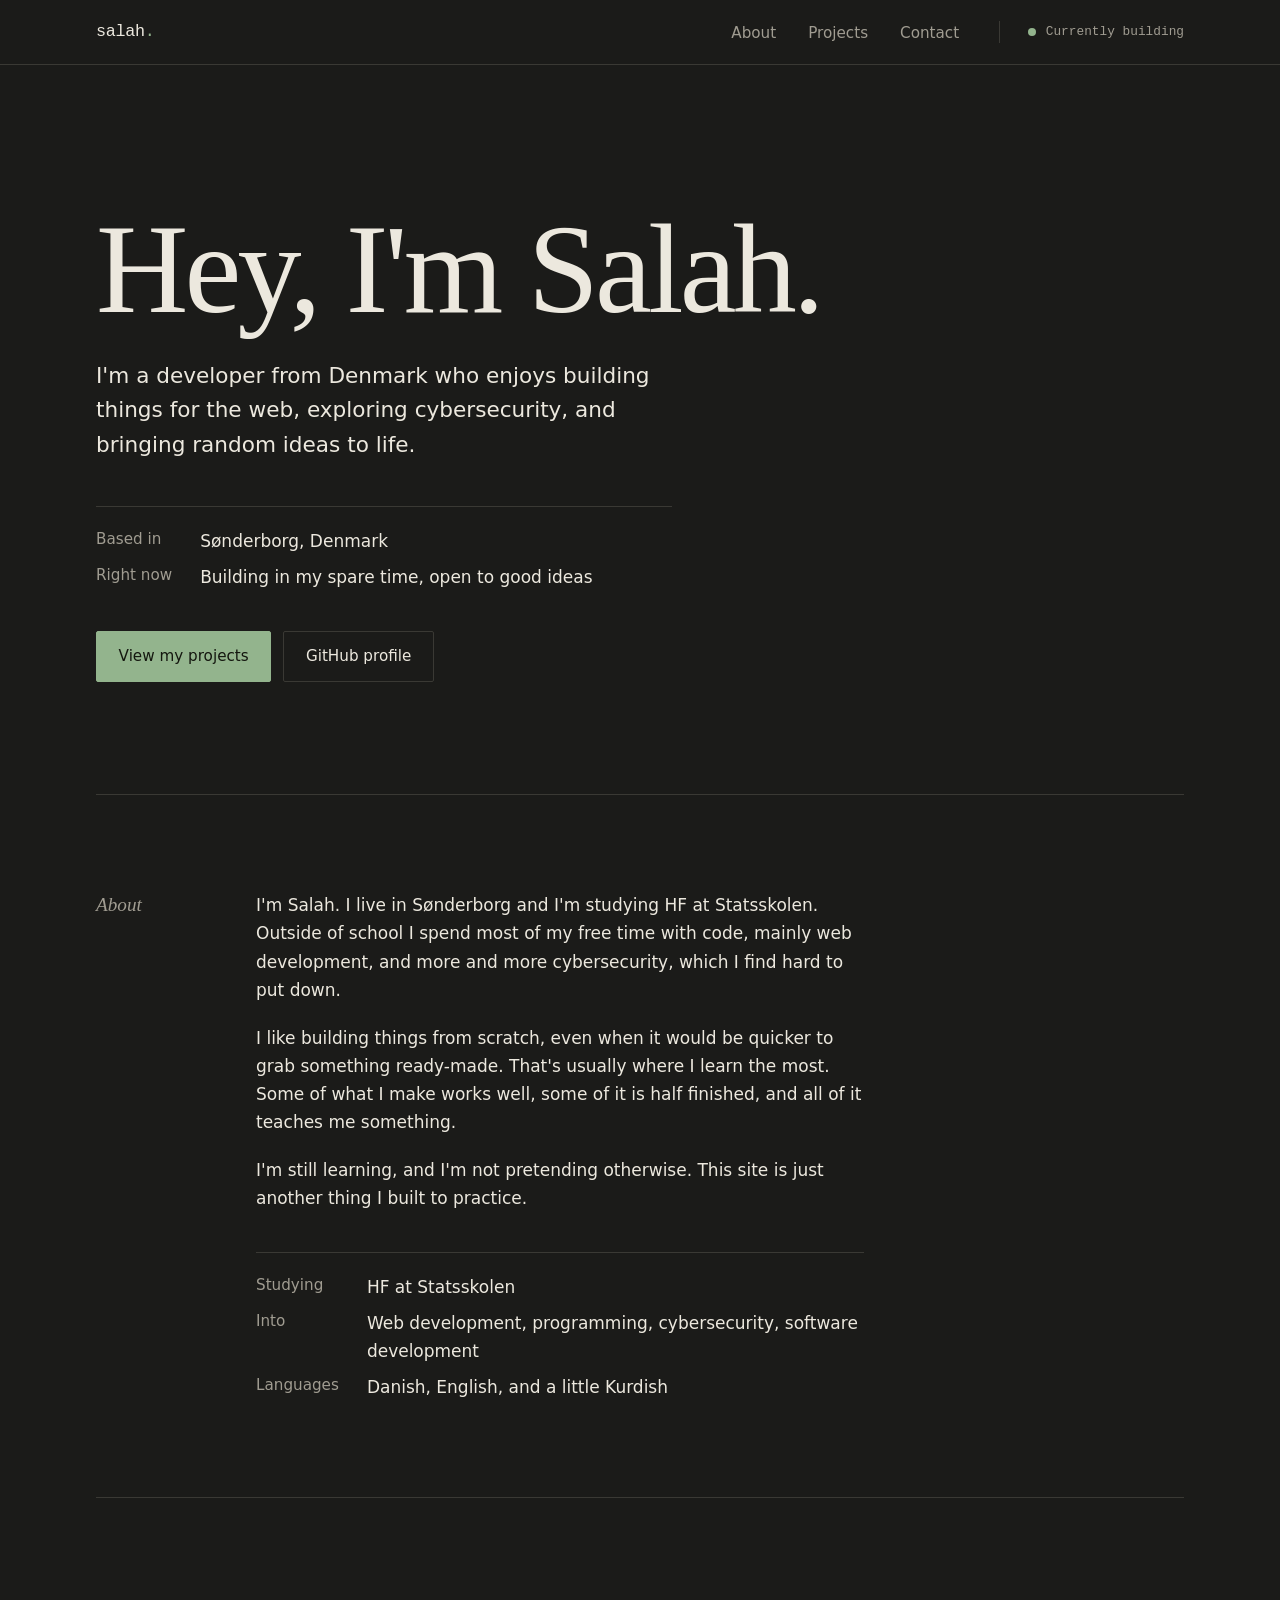
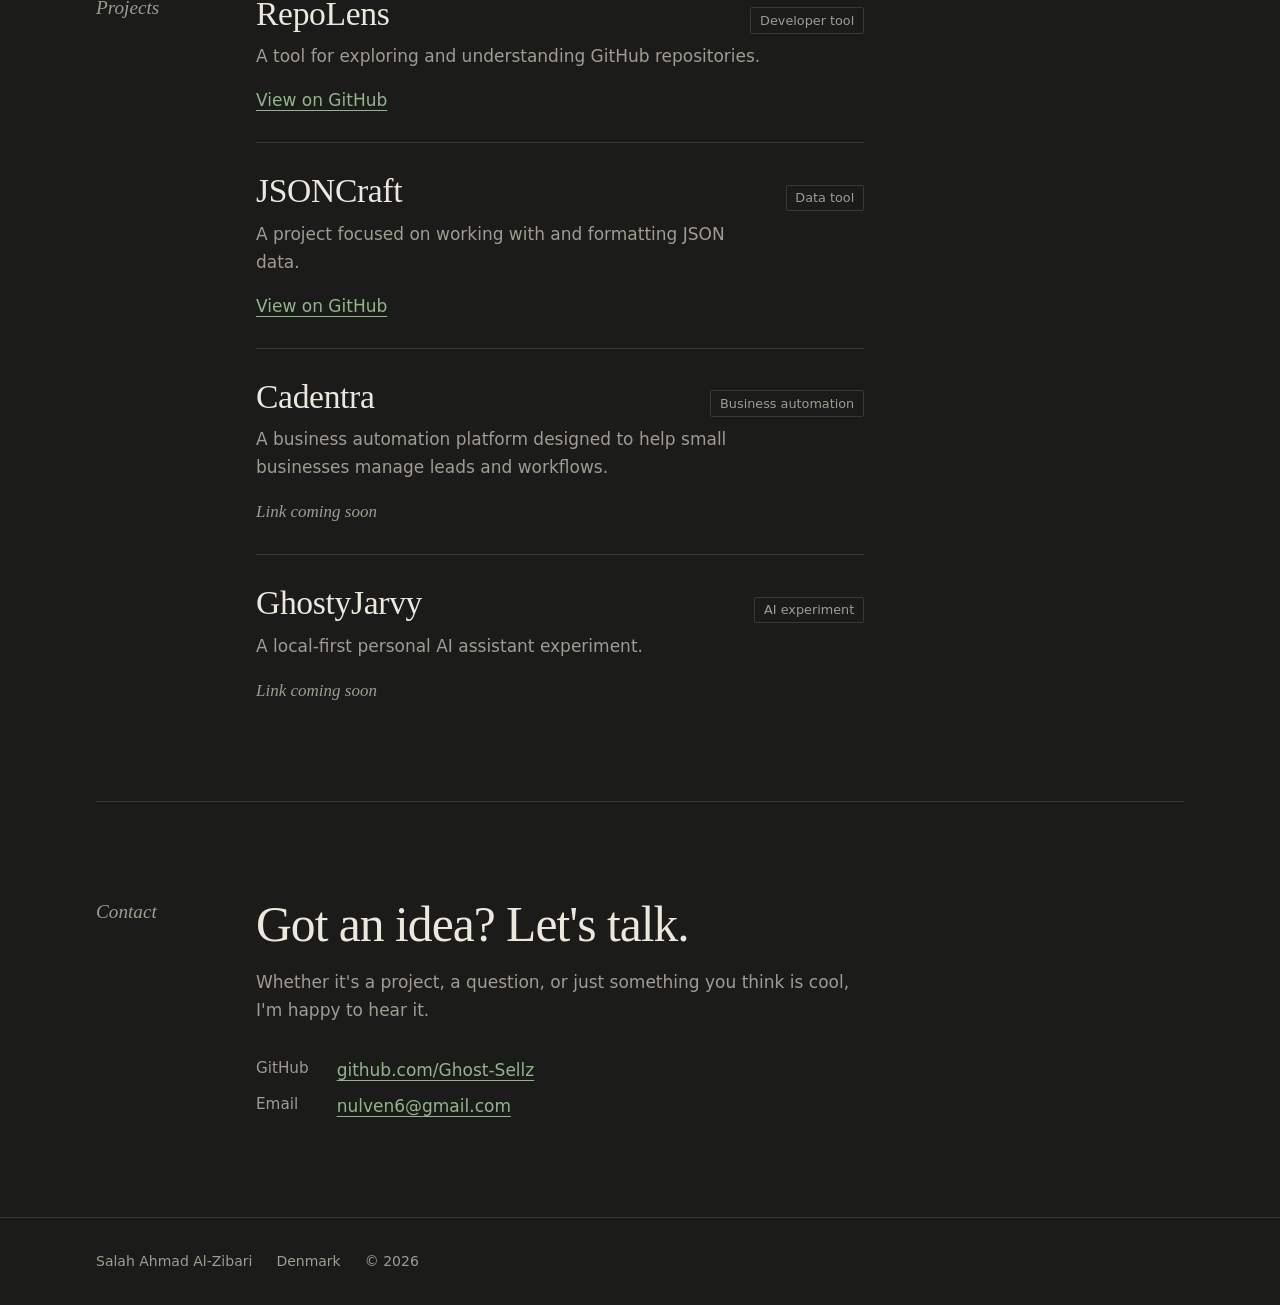
<file: index.html>
<!DOCTYPE html>
<html lang="en">
<head>
  <meta charset="utf-8">
  <meta name="viewport" content="width=device-width, initial-scale=1">
  <title>Salah Ahmad Al-Zibari | Developer from Sønderborg</title>
  <meta name="description" content="Personal portfolio of Salah Ahmad Al-Zibari, a developer from Sønderborg, Denmark who builds things for the web and explores cybersecurity.">
  <meta name="theme-color" content="#1b1b19">
  <link rel="stylesheet" href="style.css">
</head>
<body>
  <a class="skip-link" href="#main">Skip to content</a>

  <header class="site-header">
    <div class="header-inner page-width">
      <a class="logo" href="#top">salah<span class="logo-dot">.</span></a>

      <button class="menu-button" type="button" aria-expanded="false" aria-controls="site-nav" aria-label="Open menu">
        <span class="menu-bar"></span>
        <span class="menu-bar"></span>
      </button>

      <nav id="site-nav" class="site-nav" aria-label="Main">
        <ul class="nav-list">
          <li><a href="#about">About</a></li>
          <li><a href="#projects">Projects</a></li>
          <li><a href="#contact">Contact</a></li>
          <li class="nav-status">
            <span class="status-dot" aria-hidden="true"></span>
            Currently building
          </li>
        </ul>
      </nav>
    </div>
  </header>

  <main id="main">
    <section class="hero page-width" id="top">
      <h1 class="hero-title">Hey, I'm Salah.</h1>
      <p class="hero-text">
        I'm a developer from Denmark who enjoys building things for the web,
        exploring cybersecurity, and bringing random ideas to life.
      </p>

      <dl class="facts hero-facts">
        <dt>Based in</dt>
        <dd>Sønderborg, Denmark</dd>
        <dt>Right now</dt>
        <dd>Building in my spare time, open to good ideas</dd>
      </dl>

      <div class="hero-actions">
        <a class="button button-primary" href="#projects">View my projects</a>
        <a class="button" href="https://github.com/Ghost-Sellz" target="_blank" rel="noopener noreferrer">GitHub profile</a>
      </div>
    </section>

    <section class="section page-width" id="about" data-reveal>
      <h2 class="section-title">About</h2>
      <div class="section-body">
        <p>
          I'm Salah. I live in Sønderborg and I'm studying HF at Statsskolen.
          Outside of school I spend most of my free time with code, mainly web
          development, and more and more cybersecurity, which I find hard to put down.
        </p>
        <p>
          I like building things from scratch, even when it would be quicker to
          grab something ready-made. That's usually where I learn the most. Some
          of what I make works well, some of it is half finished, and all of it
          teaches me something.
        </p>
        <p>
          I'm still learning, and I'm not pretending otherwise. This site is just
          another thing I built to practice.
        </p>

        <dl class="facts about-facts">
          <dt>Studying</dt>
          <dd>HF at Statsskolen</dd>
          <dt>Into</dt>
          <dd>Web development, programming, cybersecurity, software development</dd>
          <dt>Languages</dt>
          <dd>Danish, English, and a little Kurdish</dd>
        </dl>
      </div>
    </section>

    <section class="section page-width" id="projects" data-reveal>
      <h2 class="section-title">Projects</h2>
      <div class="section-body">
        <ul class="project-list">
          <li class="project">
            <div class="project-header">
              <h3 class="project-name">RepoLens</h3>
              <span class="project-tag">Developer tool</span>
            </div>
            <p class="project-description">
              A tool for exploring and understanding GitHub repositories.
            </p>
            <a class="text-link" href="https://github.com/Ghost-Sellz/RepoLens" target="_blank" rel="noopener noreferrer">View on GitHub</a>
          </li>

          <li class="project">
            <div class="project-header">
              <h3 class="project-name">JSONCraft</h3>
              <span class="project-tag">Data tool</span>
            </div>
            <p class="project-description">
              A project focused on working with and formatting JSON data.
            </p>
            <a class="text-link" href="https://github.com/Ghost-Sellz/JSONCraft" target="_blank" rel="noopener noreferrer">View on GitHub</a>
          </li>

          <li class="project">
            <div class="project-header">
              <h3 class="project-name">Cadentra</h3>
              <span class="project-tag">Business automation</span>
            </div>
            <p class="project-description">
              A business automation platform designed to help small businesses
              manage leads and workflows.
            </p>
            <span class="project-pending">Link coming soon</span>
          </li>

          <li class="project">
            <div class="project-header">
              <h3 class="project-name">GhostyJarvy</h3>
              <span class="project-tag">AI experiment</span>
            </div>
            <p class="project-description">
              A local-first personal AI assistant experiment.
            </p>
            <span class="project-pending">Link coming soon</span>
          </li>
        </ul>
      </div>
    </section>

    <section class="section page-width" id="contact" data-reveal>
      <h2 class="section-title">Contact</h2>
      <div class="section-body">
        <p class="contact-lead">Got an idea? Let's talk.</p>
        <p class="contact-text">
          Whether it's a project, a question, or just something you think is cool,
          I'm happy to hear it.
        </p>

        <dl class="facts contact-facts">
          <dt>GitHub</dt>
          <dd>
            <a class="text-link" href="https://github.com/Ghost-Sellz" target="_blank" rel="noopener noreferrer">github.com/Ghost-Sellz</a>
          </dd>
          <dt>Email</dt>
          <dd>
            <a class="text-link" href="mailto:nulven6@gmail.com">nulven6@gmail.com</a>
          </dd>
        </dl>
      </div>
    </section>
  </main>

  <footer class="site-footer">
    <div class="footer-inner page-width">
      <p>Salah Ahmad Al-Zibari</p>
      <p>Denmark</p>
      <p>&copy; <span id="year">2026</span></p>
    </div>
  </footer>

  <script src="script.js"></script>
</body>
</html>
</file>
<file: style.css>
:root {
  --bg: #1b1b19;
  --text: #ece8de;
  --muted: #a09c91;
  --line: #3a3934;
  --accent: #93b48d;
  --accent-ink: #14170f;

  --font-serif: "Iowan Old Style", "Palatino Linotype", Palatino, "Book Antiqua", Georgia, serif;
  --font-sans: system-ui, -apple-system, "Segoe UI", Roboto, "Helvetica Neue", Arial, sans-serif;
  --font-mono: ui-monospace, "SFMono-Regular", Menlo, Consolas, monospace;

  --page-width: 68rem;
  --gutter: clamp(1.25rem, 5vw, 3rem);
  --header-height: 4rem;
}

*,
*::before,
*::after {
  box-sizing: border-box;
}

html {
  -webkit-text-size-adjust: 100%;
}

@media (prefers-reduced-motion: no-preference) {
  html {
    scroll-behavior: smooth;
  }
}

body {
  margin: 0;
  background: var(--bg);
  color: var(--text);
  font-family: var(--font-sans);
  font-size: 1.0625rem;
  line-height: 1.65;
  -webkit-font-smoothing: antialiased;
}

a {
  color: inherit;
}

::selection {
  background: var(--accent);
  color: var(--accent-ink);
}

:focus-visible {
  outline: 2px solid var(--accent);
  outline-offset: 3px;
}

.page-width {
  width: min(var(--page-width), 100% - var(--gutter) * 2);
  margin-inline: auto;
}

.skip-link {
  position: absolute;
  left: var(--gutter);
  top: -4rem;
  padding: 0.5rem 1rem;
  background: var(--accent);
  color: var(--accent-ink);
  text-decoration: none;
  z-index: 20;
}

.skip-link:focus {
  top: 0.75rem;
}

.site-header {
  position: sticky;
  top: 0;
  z-index: 10;
  background: var(--bg);
  border-bottom: 1px solid var(--line);
}

.header-inner {
  display: flex;
  align-items: center;
  justify-content: space-between;
  height: var(--header-height);
}

.logo {
  font-family: var(--font-mono);
  font-size: 1.05rem;
  text-decoration: none;
  letter-spacing: -0.02em;
}

.logo-dot {
  color: var(--accent);
}

.nav-list {
  display: flex;
  align-items: center;
  gap: 2rem;
  margin: 0;
  padding: 0;
  list-style: none;
}

.nav-list a {
  color: var(--muted);
  text-decoration: none;
  font-size: 0.95rem;
  transition: color 0.2s ease;
}

.nav-list a:hover {
  color: var(--text);
}

.nav-status {
  display: flex;
  align-items: center;
  gap: 0.6rem;
  margin-left: 0.5rem;
  padding-left: 1.75rem;
  border-left: 1px solid var(--line);
  font-family: var(--font-mono);
  font-size: 0.8rem;
  color: var(--muted);
}

.status-dot {
  width: 0.5rem;
  height: 0.5rem;
  border-radius: 50%;
  background: var(--accent);
}

@media (prefers-reduced-motion: no-preference) {
  .status-dot {
    animation: status-pulse 2.8s ease-in-out infinite;
  }
}

@keyframes status-pulse {
  0%,
  100% {
    opacity: 1;
  }
  50% {
    opacity: 0.35;
  }
}

.menu-button {
  display: none;
  flex-direction: column;
  gap: 6px;
  margin-right: -0.75rem;
  padding: 0.75rem;
  background: none;
  border: 0;
  color: var(--text);
  cursor: pointer;
}

.menu-bar {
  display: block;
  width: 1.5rem;
  height: 2px;
  background: currentColor;
  transition: transform 0.2s ease;
}

.menu-button[aria-expanded="true"] .menu-bar:first-child {
  transform: translateY(4px) rotate(45deg);
}

.menu-button[aria-expanded="true"] .menu-bar:last-child {
  transform: translateY(-4px) rotate(-45deg);
}

.hero {
  padding-top: clamp(4.5rem, 15vw, 9rem);
  padding-bottom: clamp(4rem, 10vw, 7rem);
}

.hero-title {
  margin: 0 0 1.75rem;
  font-family: var(--font-serif);
  font-weight: 400;
  font-size: clamp(3.5rem, 12vw, 8rem);
  line-height: 0.95;
  letter-spacing: -0.03em;
  text-wrap: balance;
}

.hero-text {
  max-width: 36rem;
  margin: 0;
  font-size: clamp(1.1rem, 2vw, 1.35rem);
  line-height: 1.6;
}

.facts {
  display: grid;
  grid-template-columns: max-content 1fr;
  gap: 0.5rem 1.75rem;
  margin: 0;
}

.facts dt {
  color: var(--muted);
  font-size: 0.95rem;
}

.facts dd {
  margin: 0;
}

.hero-facts {
  max-width: 36rem;
  margin-top: 2.75rem;
  padding-top: 1.25rem;
  border-top: 1px solid var(--line);
}

.hero-actions {
  display: flex;
  flex-wrap: wrap;
  gap: 0.75rem;
  margin-top: 2.5rem;
}

.button {
  display: inline-flex;
  align-items: center;
  padding: 0.75rem 1.35rem;
  border: 1px solid var(--line);
  border-radius: 2px;
  font-size: 0.95rem;
  text-decoration: none;
  transition: border-color 0.2s ease, background-color 0.2s ease;
}

.button:hover {
  border-color: var(--text);
}

.button-primary {
  background: var(--accent);
  border-color: var(--accent);
  color: var(--accent-ink);
}

.button-primary:hover {
  background: var(--text);
  border-color: var(--text);
}

.section {
  display: grid;
  grid-template-columns: 8rem minmax(0, 1fr);
  gap: 1.5rem 2rem;
  padding-block: clamp(3.5rem, 9vw, 6rem);
  border-top: 1px solid var(--line);
  scroll-margin-top: var(--header-height);
}

.section-title {
  margin: 0;
  font-family: var(--font-serif);
  font-style: italic;
  font-weight: 400;
  font-size: 1.2rem;
  line-height: 1.5;
  color: var(--muted);
}

.section-body {
  max-width: 38rem;
}

.section-body p {
  margin: 0 0 1.25rem;
}

.about-facts {
  margin-top: 2.5rem;
  padding-top: 1.25rem;
  border-top: 1px solid var(--line);
}

.project-list {
  margin: 0;
  padding: 0;
  list-style: none;
}

.project {
  padding-block: 1.75rem;
}

.project:first-child {
  padding-top: 0;
}

.project:last-child {
  padding-bottom: 0;
}

.project + .project {
  border-top: 1px solid var(--line);
}

.project-header {
  display: flex;
  flex-wrap: wrap;
  align-items: baseline;
  justify-content: space-between;
  gap: 0.5rem 1rem;
}

.project-name {
  margin: 0;
  font-family: var(--font-serif);
  font-weight: 400;
  font-size: clamp(1.7rem, 4vw, 2.1rem);
  line-height: 1.2;
  letter-spacing: -0.01em;
}

.project-tag {
  padding: 0.1rem 0.55rem;
  border: 1px solid var(--line);
  border-radius: 2px;
  font-size: 0.8rem;
  color: var(--muted);
}

.section-body .project-description {
  max-width: 32rem;
  margin: 0.5rem 0 1rem;
  color: var(--muted);
}

.text-link {
  color: var(--accent);
  text-decoration: underline;
  text-decoration-thickness: 1px;
  text-underline-offset: 0.25em;
  transition: color 0.2s ease;
}

.text-link:hover {
  color: var(--text);
}

.project-pending {
  font-family: var(--font-serif);
  font-style: italic;
  color: var(--muted);
}

.section-body .contact-lead {
  margin: 0 0 1rem;
  font-family: var(--font-serif);
  font-size: clamp(2rem, 5.5vw, 3.1rem);
  line-height: 1.1;
  letter-spacing: -0.02em;
}

.contact-text {
  color: var(--muted);
}

.contact-facts {
  margin-top: 2rem;
}

.site-footer {
  border-top: 1px solid var(--line);
  padding-block: 2rem;
  font-size: 0.875rem;
  color: var(--muted);
}

.footer-inner {
  display: flex;
  flex-wrap: wrap;
  gap: 0.25rem 1.5rem;
}

.footer-inner p {
  margin: 0;
}

.footer-note {
  margin-left: auto;
  font-family: var(--font-serif);
  font-style: italic;
}

.reveal {
  opacity: 0;
  transform: translateY(0.75rem);
  transition: opacity 0.6s ease, transform 0.6s ease;
}

.reveal.is-visible {
  opacity: 1;
  transform: none;
}

@media (max-width: 48rem) {
  .menu-button {
    display: flex;
  }

  .site-nav {
    display: none;
    position: absolute;
    top: 100%;
    left: 0;
    right: 0;
    padding: 1.5rem var(--gutter) 2rem;
    background: var(--bg);
    border-bottom: 1px solid var(--line);
  }

  .site-nav.is-open {
    display: block;
  }

  .nav-list {
    flex-direction: column;
    align-items: flex-start;
    gap: 1.25rem;
  }

  .nav-list a {
    font-size: 1.15rem;
    color: var(--text);
  }

  .nav-status {
    margin-left: 0;
    padding-left: 0;
    padding-top: 1.25rem;
    border-left: 0;
    border-top: 1px solid var(--line);
    width: 100%;
  }

  .section {
    grid-template-columns: minmax(0, 1fr);
  }

  .footer-note {
    margin-left: 0;
    width: 100%;
    margin-top: 0.5rem;
  }
}

@media (max-width: 30rem) {
  .facts {
    grid-template-columns: minmax(0, 1fr);
    gap: 0;
  }

  .facts dd {
    margin-bottom: 0.9rem;
  }
}

@media (prefers-reduced-motion: reduce) {
  .reveal {
    opacity: 1;
    transform: none;
    transition: none;
  }

  .menu-bar,
  .button,
  .text-link,
  .nav-list a {
    transition: none;
  }
}
</file>
